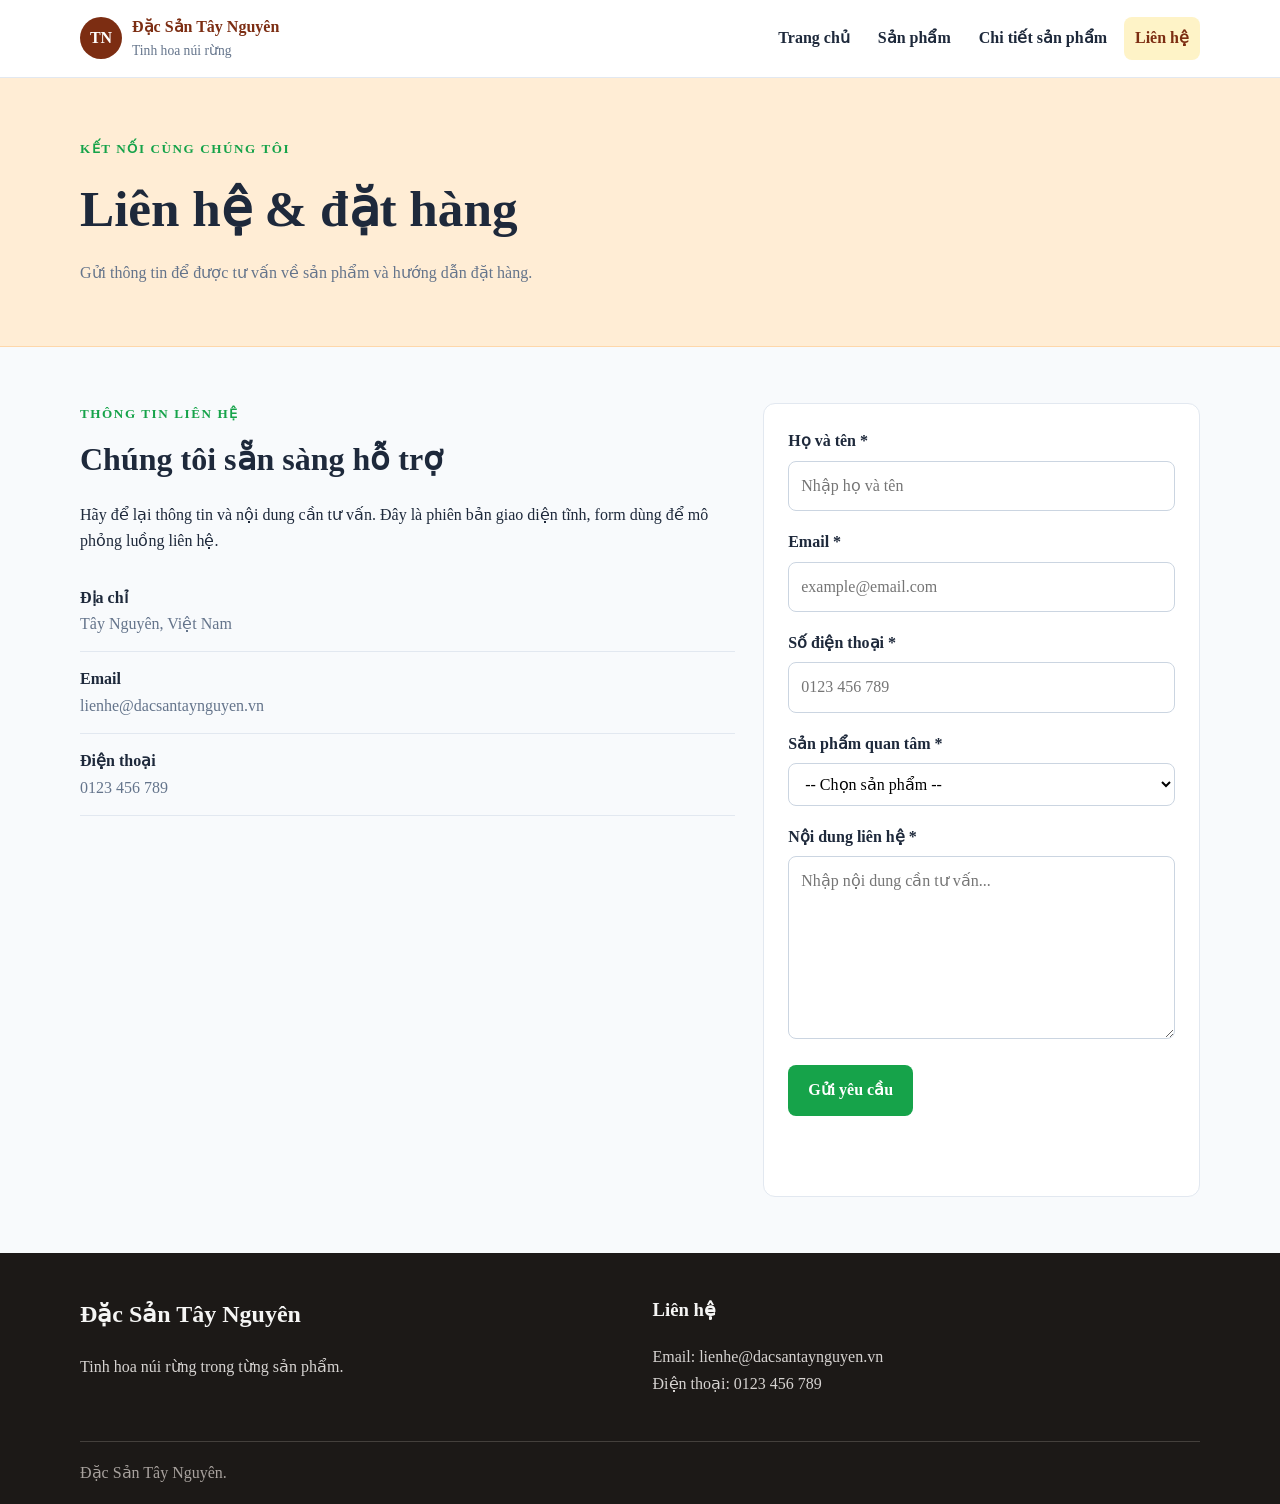
<file: contact.html>
<!doctype html>
<html lang="vi">
  <head>
    <meta charset="UTF-8" />
    <meta name="viewport" content="width=device-width, initial-scale=1.0" />
    <meta
      name="description"
      content="Liên hệ Đặc Sản Tây Nguyên để được tư vấn sản phẩm và định hướng đặt hàng."
    />
    <title>Liên hệ - Đặc Sản Tây Nguyên</title>
    <link rel="stylesheet" href="css/style.css" />
  </head>
  <body>
    <header class="site-header">
      <div class="container header-inner">
        <a class="logo" href="index.html"
          ><span class="logo-mark">TN</span
          ><span
            ><strong>Đặc Sản Tây Nguyên</strong
            ><small>Tinh hoa núi rừng</small></span
          ></a
        >
        <nav aria-label="Điều hướng chính">
          <ul class="nav-list">
            <li><a href="index.html">Trang chủ</a></li>
            <li><a href="products.html">Sản phẩm</a></li>
            <li><a href="product-detail.html">Chi tiết sản phẩm</a></li>
            <li><a class="active" href="contact.html">Liên hệ</a></li>
          </ul>
        </nav>
      </div>
    </header>
    <main>
      <section class="page-banner">
        <div class="container">
          <p class="eyebrow">Kết nối cùng chúng tôi</p>
          <h1>Liên hệ & đặt hàng</h1>
          <p>Gửi thông tin để được tư vấn về sản phẩm và hướng dẫn đặt hàng.</p>
        </div>
      </section>
      <section class="section">
        <div class="container contact-grid">
          <div class="contact-info">
            <p class="eyebrow">Thông tin liên hệ</p>
            <h2>Chúng tôi sẵn sàng hỗ trợ</h2>
            <p>
              Hãy để lại thông tin và nội dung cần tư vấn. Đây là phiên bản giao
              diện tĩnh, form dùng để mô phỏng luồng liên hệ.
            </p>
            <div class="contact-item">
              <strong>Địa chỉ</strong><span>Tây Nguyên, Việt Nam</span>
            </div>
            <div class="contact-item">
              <strong>Email</strong><span>lienhe@dacsantaynguyen.vn</span>
            </div>
            <div class="contact-item">
              <strong>Điện thoại</strong><span>0123 456 789</span>
            </div>
          </div>
          <form class="contact-form" id="contactForm">
            <div class="form-group">
              <label for="name">Họ và tên *</label
              ><input
                id="name"
                name="name"
                type="text"
                required
                placeholder="Nhập họ và tên"
              />
            </div>
            <div class="form-group">
              <label for="email">Email *</label
              ><input
                id="email"
                name="email"
                type="email"
                required
                placeholder="example@email.com"
              />
            </div>
            <div class="form-group">
              <label for="phone">Số điện thoại *</label
              ><input
                id="phone"
                name="phone"
                type="tel"
                required
                placeholder="0123 456 789"
              />
            </div>
            <div class="form-group">
              <label for="product">Sản phẩm quan tâm *</label
              ><select id="product" name="product" required>
                <option value="">-- Chọn sản phẩm --</option>
                <option>Cà phê Buôn Ma Thuột</option>
                <option>Mật ong rừng Tây Nguyên</option>
                <option>Mắc ca Tây Nguyên</option>
                <option>Tiêu Đắk Nông</option>
                <option>Bơ sáp Đắk Lắk</option>
                <option>Thổ cẩm Tây Nguyên</option>
              </select>
            </div>
            <div class="form-group">
              <label for="message">Nội dung liên hệ *</label
              ><textarea
                id="message"
                name="message"
                rows="6"
                required
                placeholder="Nhập nội dung cần tư vấn..."
              ></textarea>
            </div>
            <button class="btn btn-primary" type="submit">Gửi yêu cầu</button>
            <p class="status-message" id="formMessage" aria-live="polite"></p>
          </form>
        </div>
      </section>
    </main>
    <footer class="site-footer">
      <div class="container footer-grid">
        <div>
          <h2>Đặc Sản Tây Nguyên</h2>
          <p>Tinh hoa núi rừng trong từng sản phẩm.</p>
        </div>
        <div>
          <h3>Liên hệ</h3>
          <p>Email: lienhe@dacsantaynguyen.vn<br />Điện thoại: 0123 456 789</p>
        </div>
      </div>
      <div class="container copyright">Đặc Sản Tây Nguyên.</div>
    </footer>
    <script src="js/main.js"></script>
  </body>
</html>
</file>
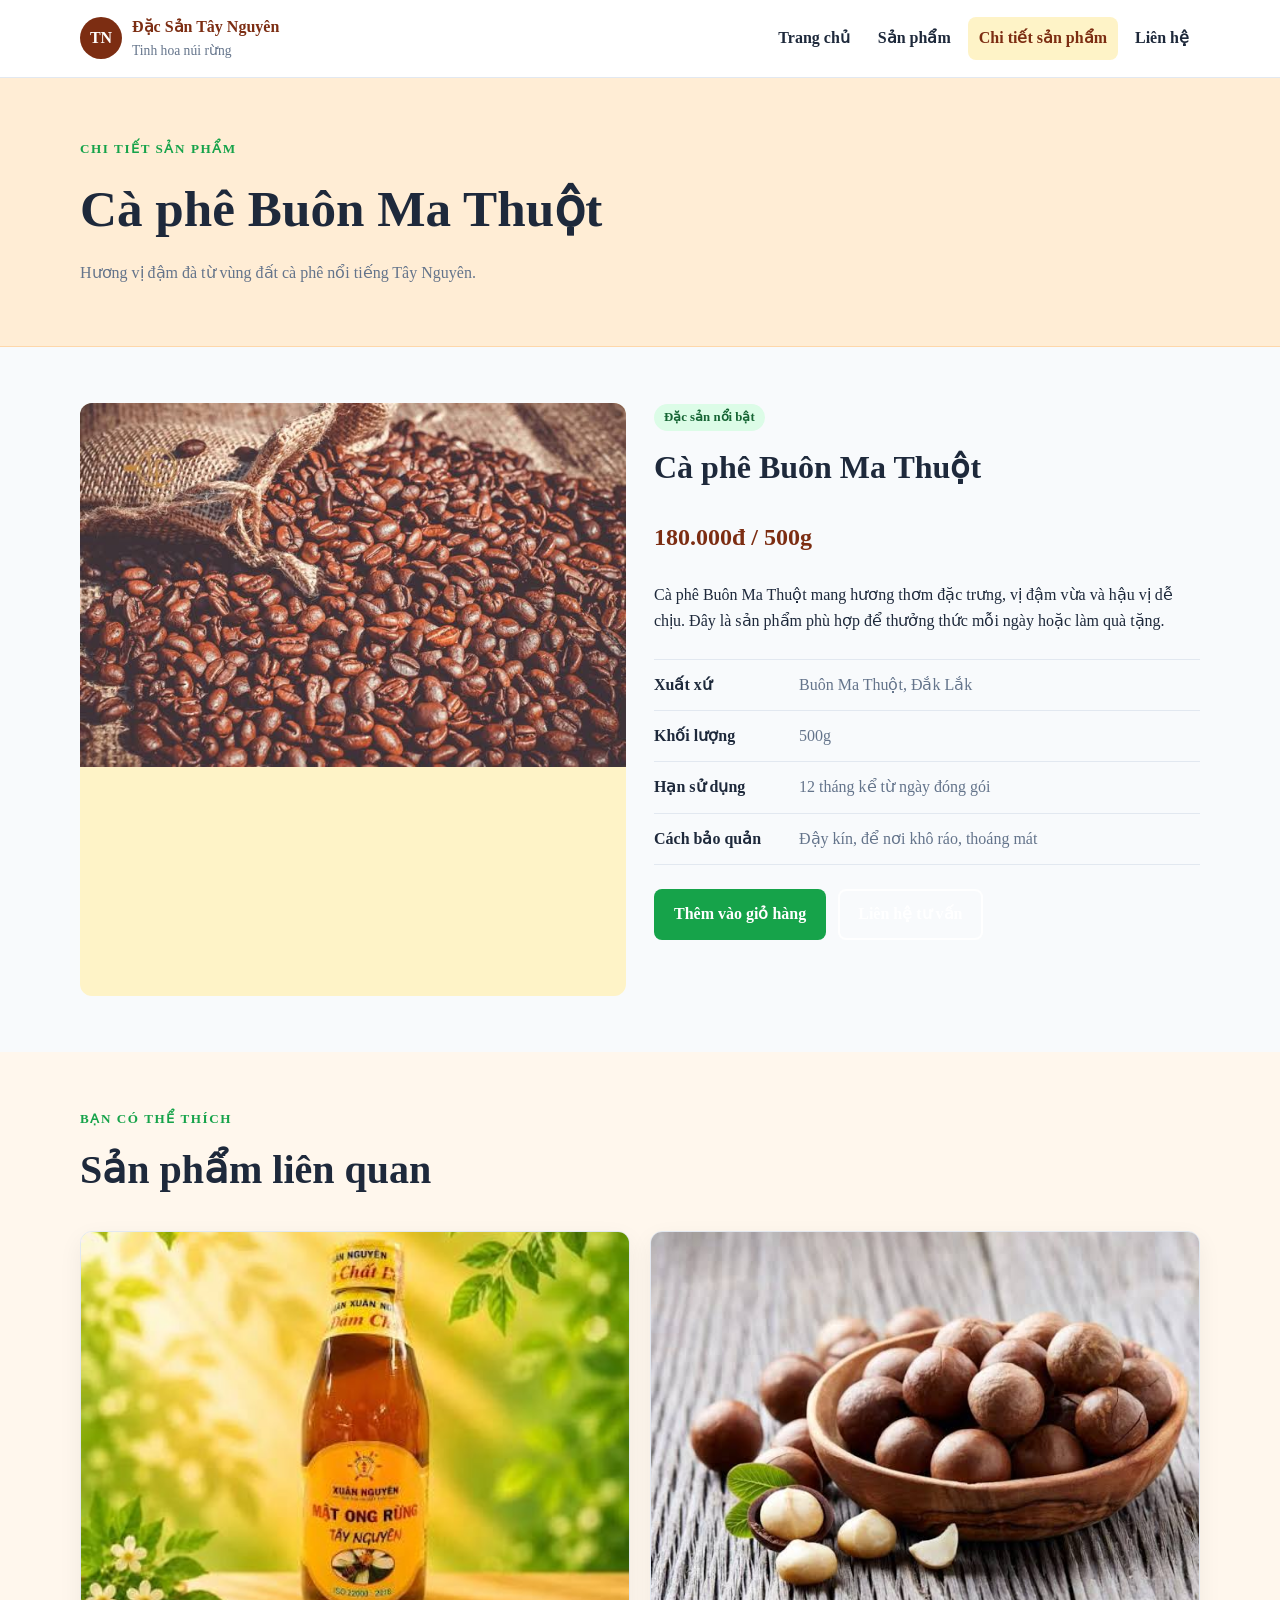
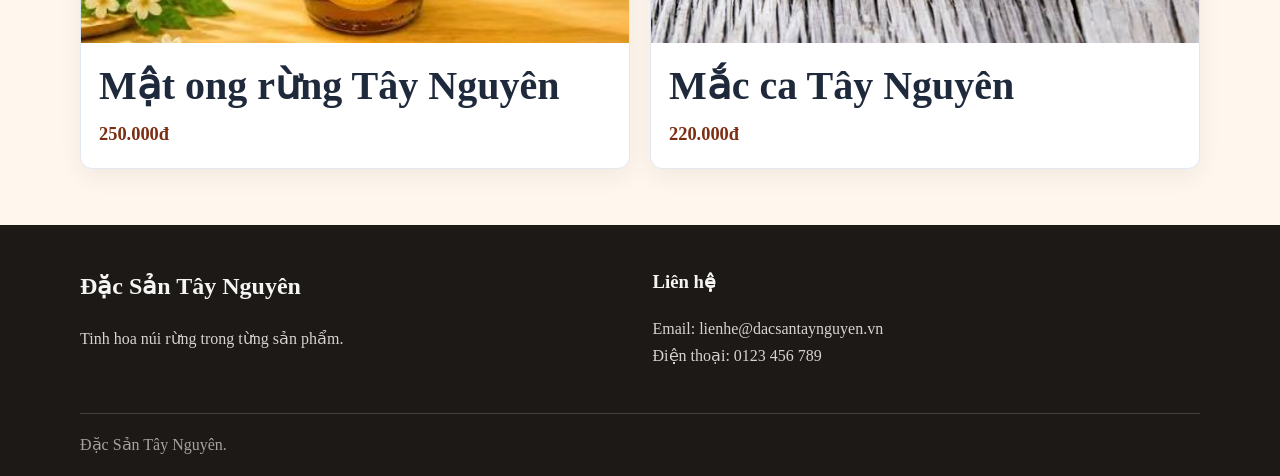
<file: product-detail.html>
<!doctype html>
<html lang="vi">
  <head>
    <meta charset="UTF-8" />
    <meta name="viewport" content="width=device-width, initial-scale=1.0" />
    <meta
      name="description"
      content="Chi tiết Cà phê Buôn Ma Thuột - sản phẩm đặc sản tiêu biểu của Tây Nguyên."
    />
    <title>Cà phê Buôn Ma Thuột - Đặc Sản Tây Nguyên</title>
    <link rel="stylesheet" href="css/style.css" />
  </head>
  <body>
    <header class="site-header">
      <div class="container header-inner">
        <a class="logo" href="index.html"
          ><span class="logo-mark">TN</span
          ><span
            ><strong>Đặc Sản Tây Nguyên</strong
            ><small>Tinh hoa núi rừng</small></span
          ></a
        >
        <nav aria-label="Điều hướng chính">
          <ul class="nav-list">
            <li><a href="index.html">Trang chủ</a></li>
            <li><a href="products.html">Sản phẩm</a></li>
            <li>
              <a class="active" href="product-detail.html">Chi tiết sản phẩm</a>
            </li>
            <li><a href="contact.html">Liên hệ</a></li>
          </ul>
        </nav>
      </div>
    </header>
    <main>
      <section class="page-banner">
        <div class="container">
          <p class="eyebrow">Chi tiết sản phẩm</p>
          <h1>Cà phê Buôn Ma Thuột</h1>
          <p>Hương vị đậm đà từ vùng đất cà phê nổi tiếng Tây Nguyên.</p>
        </div>
      </section>
      <section class="section">
        <div class="container detail-grid">
          <div class="detail-image">
            <img src="images/caphe.jpg" alt="Cà phê Buôn Ma Thuột đóng gói" />
          </div>
          <div class="detail-content">
            <span class="tag">Đặc sản nổi bật</span>
            <h2>Cà phê Buôn Ma Thuột</h2>
            <p class="detail-price">180.000đ / 500g</p>
            <p>
              Cà phê Buôn Ma Thuột mang hương thơm đặc trưng, vị đậm vừa và hậu
              vị dễ chịu. Đây là sản phẩm phù hợp để thưởng thức mỗi ngày hoặc
              làm quà tặng.
            </p>
            <dl class="product-info">
              <div>
                <dt>Xuất xứ</dt>
                <dd>Buôn Ma Thuột, Đắk Lắk</dd>
              </div>
              <div>
                <dt>Khối lượng</dt>
                <dd>500g</dd>
              </div>
              <div>
                <dt>Hạn sử dụng</dt>
                <dd>12 tháng kể từ ngày đóng gói</dd>
              </div>
              <div>
                <dt>Cách bảo quản</dt>
                <dd>Đậy kín, để nơi khô ráo, thoáng mát</dd>
              </div>
            </dl>
            <div class="button-group">
              <button class="btn btn-primary" type="button" id="cartButton">
                Thêm vào giỏ hàng</button
              ><a class="btn btn-outline" href="contact.html">Liên hệ tư vấn</a>
            </div>
            <p class="status-message" id="cartMessage" aria-live="polite"></p>
          </div>
        </div>
      </section>
      <section class="section section-soft">
        <div class="container">
          <div class="section-heading">
            <div>
              <p class="eyebrow">Bạn có thể thích</p>
              <h2>Sản phẩm liên quan</h2>
            </div>
          </div>
          <div class="related-grid">
            <article class="product-card">
              <img src="images/matong.jpg" alt="Mật ong rừng Tây Nguyên" />
              <div class="product-body">
                <h2>Mật ong rừng Tây Nguyên</h2>
                <strong class="price">250.000đ</strong>
              </div>
            </article>
            <article class="product-card">
              <img src="images/macca.jpg" alt="Mắc ca Tây Nguyên" />
              <div class="product-body">
                <h2>Mắc ca Tây Nguyên</h2>
                <strong class="price">220.000đ</strong>
              </div>
            </article>
          </div>
        </div>
      </section>
    </main>
    <footer class="site-footer">
      <div class="container footer-grid">
        <div>
          <h2>Đặc Sản Tây Nguyên</h2>
          <p>Tinh hoa núi rừng trong từng sản phẩm.</p>
        </div>
        <div>
          <h3>Liên hệ</h3>
          <p>Email: lienhe@dacsantaynguyen.vn<br />Điện thoại: 0123 456 789</p>
        </div>
      </div>
      <div class="container copyright">Đặc Sản Tây Nguyên.</div>
    </footer>
    <script src="js/main.js"></script>
  </body>
</html>
</file>
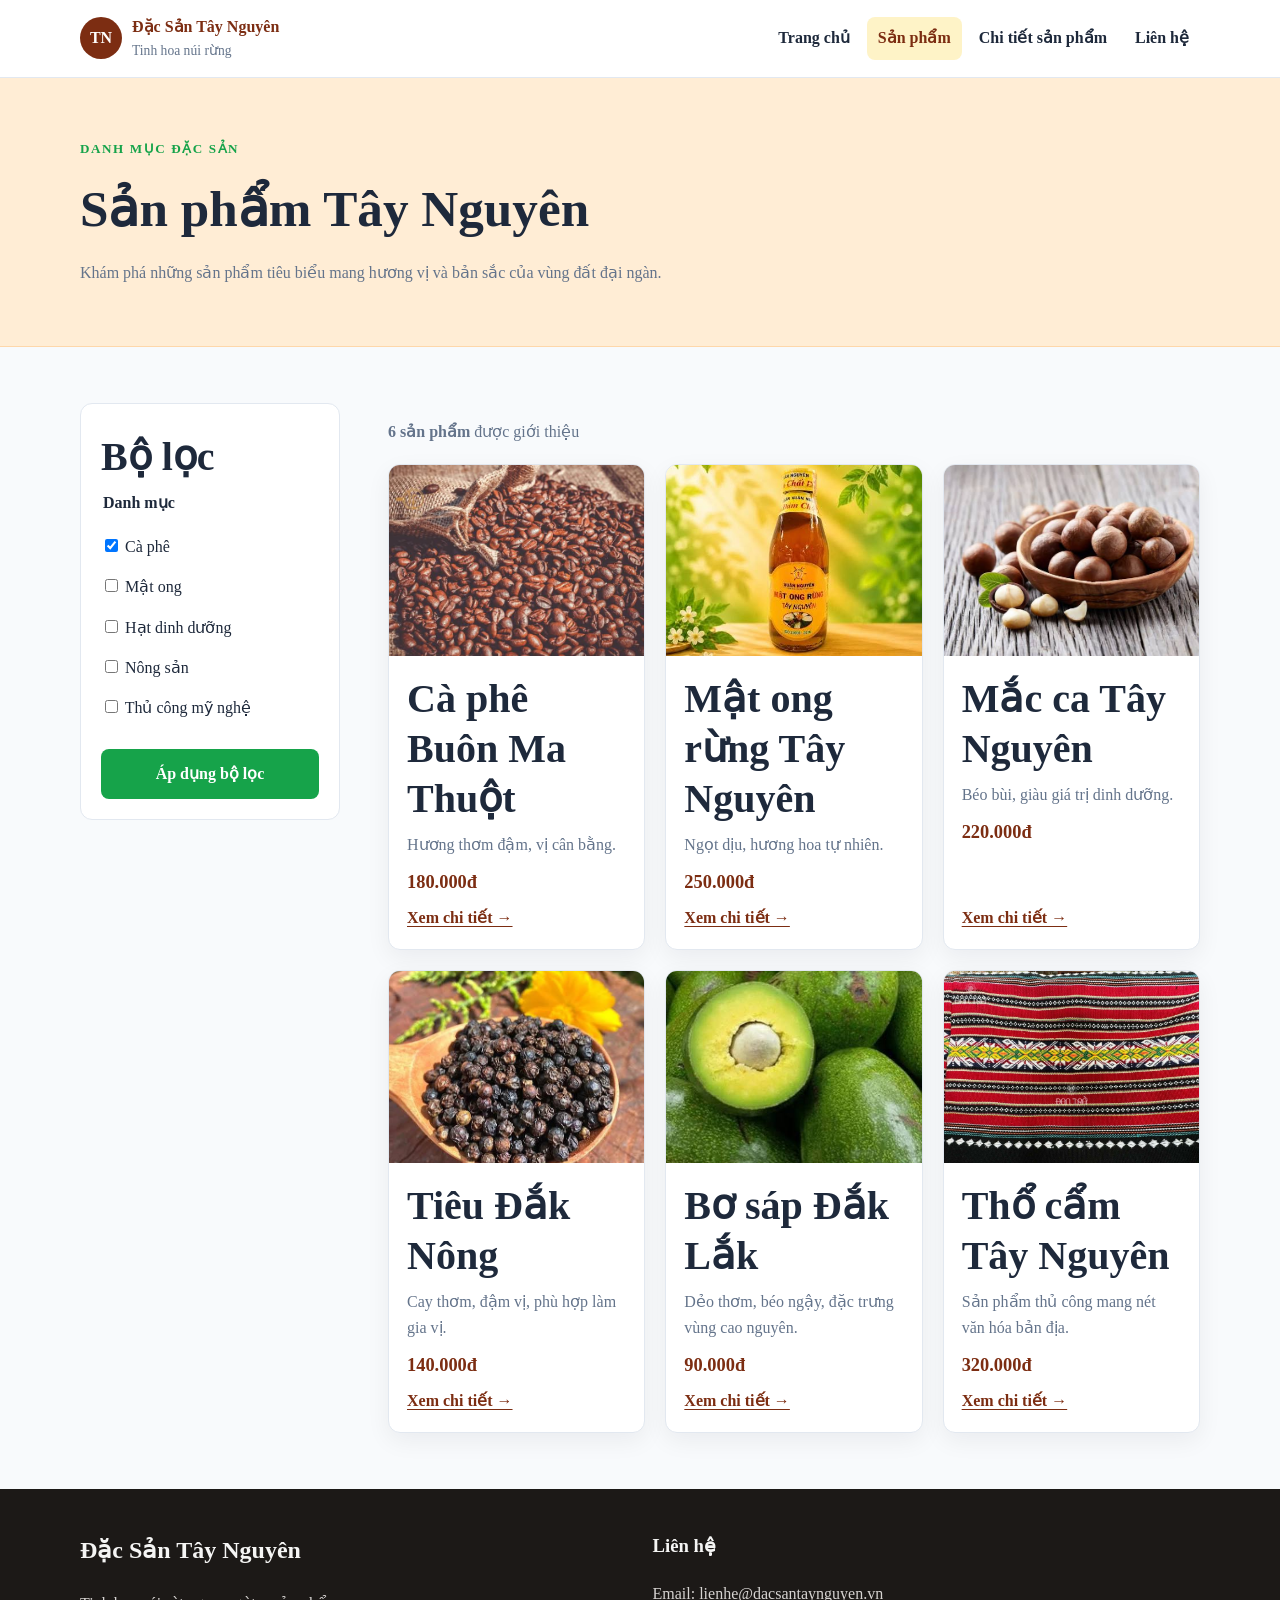
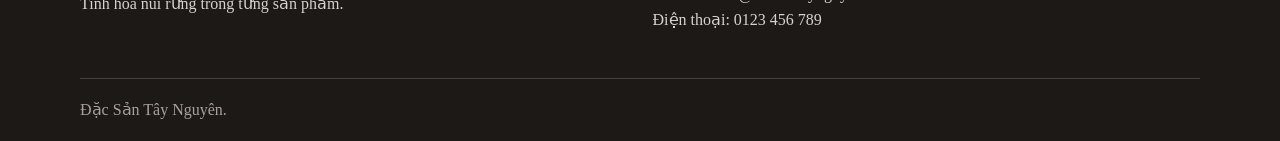
<file: products.html>
<!doctype html>
<html lang="vi">
  <head>
    <meta charset="UTF-8" />
    <meta name="viewport" content="width=device-width, initial-scale=1.0" />
    <meta
      name="description"
      content="Danh sách đặc sản Tây Nguyên gồm cà phê, mật ong, mắc ca, tiêu, bơ sáp và thổ cẩm."
    />
    <title>Sản phẩm - Đặc Sản Tây Nguyên</title>
    <link rel="stylesheet" href="css/style.css" />
  </head>
  <body>
    <header class="site-header">
      <div class="container header-inner">
        <a class="logo" href="index.html"
          ><span class="logo-mark">TN</span
          ><span
            ><strong>Đặc Sản Tây Nguyên</strong
            ><small>Tinh hoa núi rừng</small></span
          ></a
        >
        <nav aria-label="Điều hướng chính">
          <ul class="nav-list">
            <li><a href="index.html">Trang chủ</a></li>
            <li><a class="active" href="products.html">Sản phẩm</a></li>
            <li><a href="product-detail.html">Chi tiết sản phẩm</a></li>
            <li><a href="contact.html">Liên hệ</a></li>
          </ul>
        </nav>
      </div>
    </header>
    <main>
      <section class="page-banner">
        <div class="container">
          <p class="eyebrow">Danh mục đặc sản</p>
          <h1>Sản phẩm Tây Nguyên</h1>
          <p>
            Khám phá những sản phẩm tiêu biểu mang hương vị và bản sắc của vùng
            đất đại ngàn.
          </p>
        </div>
      </section>
      <section class="section">
        <div class="container products-layout">
          <aside class="filter-box" aria-labelledby="filter-title">
            <h2 id="filter-title">Bộ lọc</h2>
            <fieldset>
              <legend>Danh mục</legend>
              <label><input type="checkbox" checked /> Cà phê</label
              ><label><input type="checkbox" /> Mật ong</label
              ><label><input type="checkbox" /> Hạt dinh dưỡng</label
              ><label><input type="checkbox" /> Nông sản</label
              ><label><input type="checkbox" /> Thủ công mỹ nghệ</label>
            </fieldset>
            <button
              class="btn btn-primary filter-button"
              type="button"
              id="filterButton"
            >
              Áp dụng bộ lọc
            </button>
          </aside>
          <div>
            <div class="results-bar">
              <p><strong>6 sản phẩm</strong> được giới thiệu</p>
            </div>
            <div class="product-grid product-grid-six">
              <article class="product-card">
                <img src="images/caphe.jpg" alt="Cà phê Buôn Ma Thuột" />
                <div class="product-body">
                  <h2>Cà phê Buôn Ma Thuột</h2>
                  <p>Hương thơm đậm, vị cân bằng.</p>
                  <strong class="price">180.000đ</strong
                  ><a class="text-link" href="product-detail.html"
                    >Xem chi tiết →</a
                  >
                </div>
              </article>
              <article class="product-card">
                <img src="images/matong.jpg" alt="Mật ong rừng Tây Nguyên" />
                <div class="product-body">
                  <h2>Mật ong rừng Tây Nguyên</h2>
                  <p>Ngọt dịu, hương hoa tự nhiên.</p>
                  <strong class="price">250.000đ</strong
                  ><a class="text-link" href="product-detail.html"
                    >Xem chi tiết →</a
                  >
                </div>
              </article>
              <article class="product-card">
                <img src="images/macca.jpg" alt="Mắc ca Tây Nguyên" />
                <div class="product-body">
                  <h2>Mắc ca Tây Nguyên</h2>
                  <p>Béo bùi, giàu giá trị dinh dưỡng.</p>
                  <strong class="price">220.000đ</strong
                  ><a class="text-link" href="product-detail.html"
                    >Xem chi tiết →</a
                  >
                </div>
              </article>
              <article class="product-card">
                <img src="images/tieutaynguyen.jpg" alt="Tiêu Đắk Nông" />
                <div class="product-body">
                  <h2>Tiêu Đắk Nông</h2>
                  <p>Cay thơm, đậm vị, phù hợp làm gia vị.</p>
                  <strong class="price">140.000đ</strong
                  ><a class="text-link" href="product-detail.html"
                    >Xem chi tiết →</a
                  >
                </div>
              </article>
              <article class="product-card">
                <img src="images/bosap.jpg" alt="Bơ sáp Đắk Lắk" />
                <div class="product-body">
                  <h2>Bơ sáp Đắk Lắk</h2>
                  <p>Dẻo thơm, béo ngậy, đặc trưng vùng cao nguyên.</p>
                  <strong class="price">90.000đ</strong
                  ><a class="text-link" href="product-detail.html"
                    >Xem chi tiết →</a
                  >
                </div>
              </article>
              <article class="product-card">
                <img
                  src="images/thocamtaynguyen.jpg"
                  alt="Thổ cẩm Tây Nguyên"
                />
                <div class="product-body">
                  <h2>Thổ cẩm Tây Nguyên</h2>
                  <p>Sản phẩm thủ công mang nét văn hóa bản địa.</p>
                  <strong class="price">320.000đ</strong
                  ><a class="text-link" href="product-detail.html"
                    >Xem chi tiết →</a
                  >
                </div>
              </article>
            </div>
          </div>
        </div>
      </section>
    </main>
    <footer class="site-footer">
      <div class="container footer-grid">
        <div>
          <h2>Đặc Sản Tây Nguyên</h2>
          <p>Tinh hoa núi rừng trong từng sản phẩm.</p>
        </div>
        <div>
          <h3>Liên hệ</h3>
          <p>Email: lienhe@dacsantaynguyen.vn<br />Điện thoại: 0123 456 789</p>
        </div>
      </div>
      <div class="container copyright">Đặc Sản Tây Nguyên.</div>
    </footer>
    <script src="js/main.js"></script>
  </body>
</html>
</file>
<file: css/style.css>
/* ĐẶC SẢN TÂY NGUYÊN - CSS CHÍNH */
:root {
  --color-primary: #7c2d12;
  --color-secondary: #16a34a;
  --color-background: #f8fafc;
  --color-surface: #fff;
  --color-text: #1e293b;
  --color-muted: #64748b;
  --color-border: #e2e8f0;
  --radius-md: 8px;
  --radius-lg: 12px;
  --space-sm: 8px;
  --space-md: 16px;
  --space-lg: 24px;
  --space-xl: 48px;
}
*,
*::before,
*::after {
  box-sizing: border-box;
}
html {
  scroll-behavior: smooth;
}
body {
  margin: 0;
  font-family: "Times New Roman", Times, serif;
  background: var(--color-background);
  color: var(--color-text);
  line-height: 1.65;
}
img {
  display: block;
  width: 100%;
  height: auto;
}
a {
  color: inherit;
}
button,
input,
select,
textarea {
  font: inherit;
}
button {
  cursor: pointer;
}
.container {
  width: min(1120px, calc(100% - 32px));
  margin-inline: auto;
}
.site-header {
  background: var(--color-surface);
  border-bottom: 1px solid var(--color-border);
  position: sticky;
  top: 0;
  z-index: 10;
}
.header-inner {
  display: flex;
  flex-direction: column;
  align-items: center;
  gap: 12px;
  padding: 14px 0;
}
.logo {
  display: flex;
  align-items: center;
  gap: 10px;
  text-decoration: none;
  color: var(--color-primary);
}
.logo strong,
.logo small {
  display: block;
}
.logo small {
  font-size: 0.85rem;
  color: var(--color-muted);
}
.logo-mark {
  display: grid;
  place-items: center;
  width: 42px;
  height: 42px;
  border-radius: 50%;
  background: var(--color-primary);
  color: #fff;
  font-weight: bold;
}
.nav-list {
  list-style: none;
  display: flex;
  flex-wrap: wrap;
  justify-content: center;
  gap: 6px;
  margin: 0;
  padding: 0;
}
.nav-list a {
  display: block;
  padding: 8px 11px;
  border-radius: var(--radius-md);
  text-decoration: none;
  font-weight: bold;
}
.nav-list a:hover,
.nav-list a:focus-visible,
.nav-list a.active {
  background: #fef3c7;
  color: var(--color-primary);
}
:focus-visible {
  outline: 3px solid #f59e0b;
  outline-offset: 3px;
}
.hero {
  min-height: 520px;
  display: grid;
  align-items: center;
  background:
    linear-gradient(120deg, rgba(60, 30, 10, 0.9), rgba(124, 45, 18, 0.55)),
    url("../images/bannerr.jpg") center/cover;
}
.hero-content {
  padding: 72px 0;
  color: #fff;
  animation: fadeUp 0.8s ease both;
}
.eyebrow {
  margin: 0 0 8px;
  text-transform: uppercase;
  letter-spacing: 0.12em;
  font-weight: bold;
  color: var(--color-secondary);
  font-size: 0.82rem;
}
.hero .eyebrow {
  color: #fde68a;
}
.hero h1 {
  max-width: 720px;
  font-size: clamp(2.3rem, 7vw, 4.5rem);
  line-height: 1.08;
  margin: 0 0 18px;
}
.hero p:not(.eyebrow) {
  max-width: 650px;
  font-size: 1.15rem;
}
.button-group {
  display: flex;
  flex-wrap: wrap;
  gap: 12px;
  margin-top: 24px;
}
.btn {
  display: inline-flex;
  align-items: center;
  justify-content: center;
  border: 2px solid transparent;
  border-radius: var(--radius-md);
  padding: 10px 18px;
  font-weight: bold;
  text-decoration: none;
  transition:
    transform 0.2s ease,
    opacity 0.2s ease,
    background-color 0.2s ease,
    border-color 0.2s ease;
}
.btn:hover {
  transform: translateY(-2px);
}
.btn-primary {
  background: var(--color-secondary);
  color: #fff;
}
.btn-primary:hover {
  background: #15803d;
}
.btn-outline {
  border-color: #fff;
  color: #fff;
  background: transparent;
}
.btn-outline:hover {
  background: #fff;
  color: var(--color-primary);
}
.section {
  padding: 56px 0;
}
.section-soft {
  background: #fff7ed;
}
.section-heading {
  display: flex;
  align-items: end;
  justify-content: space-between;
  gap: 20px;
  margin-bottom: 28px;
}
.section-heading.centered {
  justify-content: center;
  text-align: center;
}
.section h2 {
  font-size: clamp(1.8rem, 4vw, 2.5rem);
  margin: 0;
}
.text-link {
  display: inline-block;
  color: var(--color-primary);
  font-weight: bold;
  text-decoration: underline;
  text-underline-offset: 3px;
}
.product-grid {
  display: grid;
  grid-template-columns: 1fr;
  gap: 20px;
}
.product-card {
  background: #fff;
  border: 1px solid var(--color-border);
  border-radius: var(--radius-lg);
  overflow: hidden;
  box-shadow: 0 8px 24px rgba(15, 23, 42, 0.06);
  display: flex;
  flex-direction: column;
  transition:
    transform 0.25s ease,
    box-shadow 0.25s ease;
}
.product-card:hover,
.product-card:focus-within {
  transform: translateY(-5px);
  box-shadow: 0 14px 30px rgba(15, 23, 42, 0.12);
}
.product-card img {
  aspect-ratio: 4/3;
  object-fit: cover;
  background: #fef3c7;
}
.product-body {
  padding: 18px;
  display: flex;
  flex-direction: column;
  gap: 8px;
  flex: 1;
}
.product-body h2,
.product-body h3 {
  margin: 0;
  line-height: 1.25;
}
.product-body p {
  margin: 0;
  color: var(--color-muted);
}
.product-body .text-link {
  margin-top: auto;
}
.price {
  font-size: 1.15rem;
  color: var(--color-primary);
}
.tag {
  display: inline-block;
  width: max-content;
  background: #dcfce7;
  color: #166534;
  border-radius: 999px;
  padding: 3px 10px;
  font-size: 0.8rem;
  font-weight: bold;
}
.story-grid,
.detail-grid,
.contact-grid {
  display: grid;
  grid-template-columns: 1fr;
  gap: 28px;
}
.story-box {
  padding: 30px;
  background: #fff;
  border: 1px solid var(--color-border);
  border-radius: var(--radius-lg);
  box-shadow: 0 10px 25px rgba(15, 23, 42, 0.06);
}
.story-icon {
  font-size: 2rem;
  color: var(--color-secondary);
}
.feature-grid {
  display: grid;
  grid-template-columns: 1fr;
  gap: 18px;
}
.feature {
  padding: 24px;
  background: #fff;
  border: 1px solid var(--color-border);
  border-radius: var(--radius-lg);
  text-align: center;
}
.feature span {
  font-size: 2rem;
  color: var(--color-secondary);
}
.page-banner {
  padding: 60px 0;
  background: #ffedd5;
  border-bottom: 1px solid #fed7aa;
}
.page-banner h1 {
  font-size: clamp(2rem, 5vw, 3.2rem);
  margin: 0 0 8px;
}
.page-banner p:last-child {
  margin: 0;
  color: var(--color-muted);
  max-width: 700px;
}
.products-layout {
  display: grid;
  grid-template-columns: 1fr;
  gap: 28px;
}
.filter-box {
  align-self: start;
  background: #fff;
  border: 1px solid var(--color-border);
  border-radius: var(--radius-lg);
  padding: 20px;
}
.filter-box h2 {
  margin-top: 0;
}
.filter-box fieldset {
  border: 0;
  padding: 0;
  margin: 0 0 20px;
}
.filter-box legend {
  font-weight: bold;
  margin-bottom: 10px;
}
.filter-box label {
  display: block;
  padding: 7px 0;
}
.filter-button {
  width: 100%;
}
.results-bar {
  margin-bottom: 18px;
  color: var(--color-muted);
}
.product-grid-six {
  grid-template-columns: 1fr;
}
.detail-image {
  border-radius: var(--radius-lg);
  overflow: hidden;
  background: #fef3c7;
}
.detail-content h2 {
  font-size: 2rem;
  margin: 10px 0;
}
.detail-price {
  font-size: 1.5rem;
  font-weight: bold;
  color: var(--color-primary);
}
.product-info {
  margin: 24px 0;
  border-top: 1px solid var(--color-border);
}
.product-info div {
  display: grid;
  grid-template-columns: 130px 1fr;
  gap: 15px;
  padding: 12px 0;
  border-bottom: 1px solid var(--color-border);
}
.product-info dt {
  font-weight: bold;
}
.product-info dd {
  margin: 0;
  color: var(--color-muted);
}
.related-grid {
  display: grid;
  grid-template-columns: 1fr;
  gap: 20px;
}
.contact-info h2 {
  font-size: 2rem;
}
.contact-item {
  padding: 14px 0;
  border-bottom: 1px solid var(--color-border);
}
.contact-item strong,
.contact-item span {
  display: block;
}
.contact-item span {
  color: var(--color-muted);
}
.contact-form {
  background: #fff;
  border: 1px solid var(--color-border);
  border-radius: var(--radius-lg);
  padding: 24px;
}
.form-group {
  margin-bottom: 18px;
}
.form-group label {
  display: block;
  font-weight: bold;
  margin-bottom: 6px;
}
.form-group input,
.form-group select,
.form-group textarea {
  width: 100%;
  border: 1px solid #cbd5e1;
  border-radius: var(--radius-md);
  padding: 11px 12px;
  background: #fff;
  transition:
    border-color 0.2s ease,
    box-shadow 0.2s ease;
}
.form-group input:focus,
.form-group select:focus,
.form-group textarea:focus {
  border-color: var(--color-secondary);
  box-shadow: 0 0 0 3px rgba(22, 163, 74, 0.15);
  outline: none;
}
.status-message {
  font-weight: bold;
  color: #166534;
  min-height: 1.5em;
}
.site-footer {
  background: #1c1917;
  color: #f5f5f4;
  padding: 42px 0 0;
}
.footer-grid {
  display: grid;
  grid-template-columns: 1fr;
  gap: 25px;
}
.site-footer h2,
.site-footer h3 {
  margin-top: 0;
}
.site-footer p {
  color: #d6d3d1;
}
.copyright {
  margin-top: 28px;
  padding: 18px 0;
  border-top: 1px solid #44403c;
  color: #a8a29e;
}
@keyframes fadeUp {
  from {
    opacity: 0;
    transform: translateY(18px);
  }
  to {
    opacity: 1;
    transform: translateY(0);
  }
}
@media (min-width: 700px) {
  .header-inner {
    flex-direction: row;
    justify-content: space-between;
  }
  .product-grid {
    grid-template-columns: repeat(2, 1fr);
  }
  .feature-grid {
    grid-template-columns: repeat(3, 1fr);
  }
  .story-grid,
  .contact-grid {
    grid-template-columns: 1.2fr 0.8fr;
  }
  .detail-grid {
    grid-template-columns: 1fr 1fr;
  }
  .related-grid {
    grid-template-columns: repeat(2, 1fr);
  }
  .footer-grid {
    grid-template-columns: 1fr 1fr;
  }
}
@media (min-width: 900px) {
  .products-layout {
    grid-template-columns: 260px 1fr;
    gap: 48px;
  }
  .product-grid-six {
    grid-template-columns: repeat(2, 1fr);
  }
  .hero {
    min-height: 580px;
  }
}
@media (min-width: 1050px) {
  .product-grid {
    grid-template-columns: repeat(3, 1fr);
  }
  .product-grid-six {
    grid-template-columns: repeat(3, 1fr);
  }
}
@media (prefers-reduced-motion: reduce) {
  html {
    scroll-behavior: auto;
  }
  .hero-content {
    animation: none;
  }
  .btn,
  .product-card,
  .form-group input,
  .form-group select,
  .form-group textarea {
    transition: none;
  }
}
</file>
